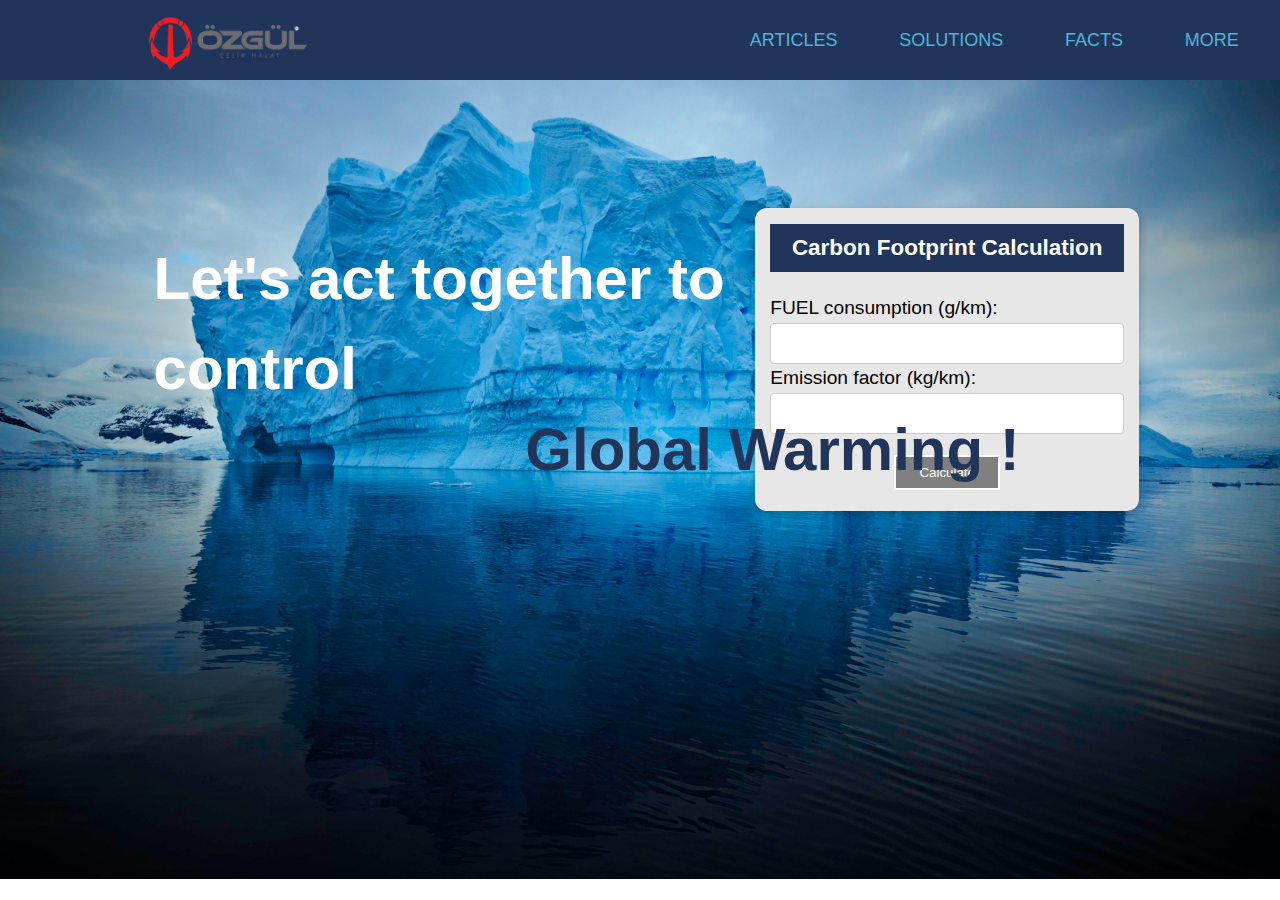
<file: index.html>
<!DOCTYPE html>
<html lang="en">
<head>
    <script src="javascript.js"></script>
    <link rel="stylesheet" href="main.css">
    <meta charset="UTF-8">
    <meta http-equiv="X-UA-Compatible" content="IE=edge">
    <meta name="viewport" content="width=device-width, initial-scale=1.0">
    <title>Global Warming</title>
    <style>
     @import url(https://fonts.googleapis.com/css?family=Anonymous+Pro);

/* Global */


.line-1{
    position: absolute;
    top: 50%;  
    width: 24em;
    margin: 0 auto;
    border-right: 2px solid rgba(255,255,255,.75);
    font-size: 60px;
    text-align: center;
    white-space: nowrap;
    overflow: hidden;
    transform: translateY(-50%);    
    color: #21355a;
}

/* Animation */
.anim-typewriter{
  animation: typewriter 4s steps(44) 1s 1 normal both,
             blinkTextCursor 500ms steps(44) infinite normal;
}
@keyframes typewriter{
  from{width: 0;}
  to{width: 24em;}
}
@keyframes blinkTextCursor{
  from{border-right-color: rgba(255,255,255,.75);}
  to{border-right-color: transparent;}
}

    </style>
</head>
<body>
  <div class="header">
    <a href="index.html"> <img style="width: 160px;height: 65px;margin-top: -20px;" class="logo" src="images/logo.png" alt="logo"></a> 
    <div class="allDropdowns">
      <div class="dropdown">
          <a href="articles.html" class="dropbtn">Articles</a>
          <div class="dropdown-content">
          <a href="all_articles.html">My Articles</a>
          <a href="write_article.html">Write Article</a>
          </div>
        </div>

        <div class="dropdown">
          <a href="solutions.html"class="dropbtn">Solutions</a>
          <div class="dropdown-content">
          <a href="write_solutions.html">Write Solutions</a>
          </div>
        </div>
        
        <div class="dropdown">
        <a href="facts.html" class="dropbtn">Facts</a>
        </div>

        <div class="dropdown">
        <a href="more.html" class="dropbtn">More</a>
    
        </div>
      </div>
    </div>

    
    <article class="card" style="width: 30%;float: right;margin-right: 11%;margin-top: 10%;">
      <header>
        <h3 class='header' style="margin-top: 1px ">
          Carbon Footprint Calculation
        </h3>
      </header>
      
      FUEL consumption (g/km): <input type="text" id="fuel"> 
      Emission factor (kg/km): <input type="text" id="emusyon">

      <div style="margin-top: 2%;" id="Sonuc"></div>



      <button onclick="hesaplama()" class="hbtn hb-fill-right" >Calculate</button>
    </article>
      <h1 class="mainTitle">Let's act together to control <br> <p class="gbTitle"> <p class="line-1 anim-typewriter" style="margin-left: -100px;">Global Warming !</p></h1>
</body>
</html>
</file>
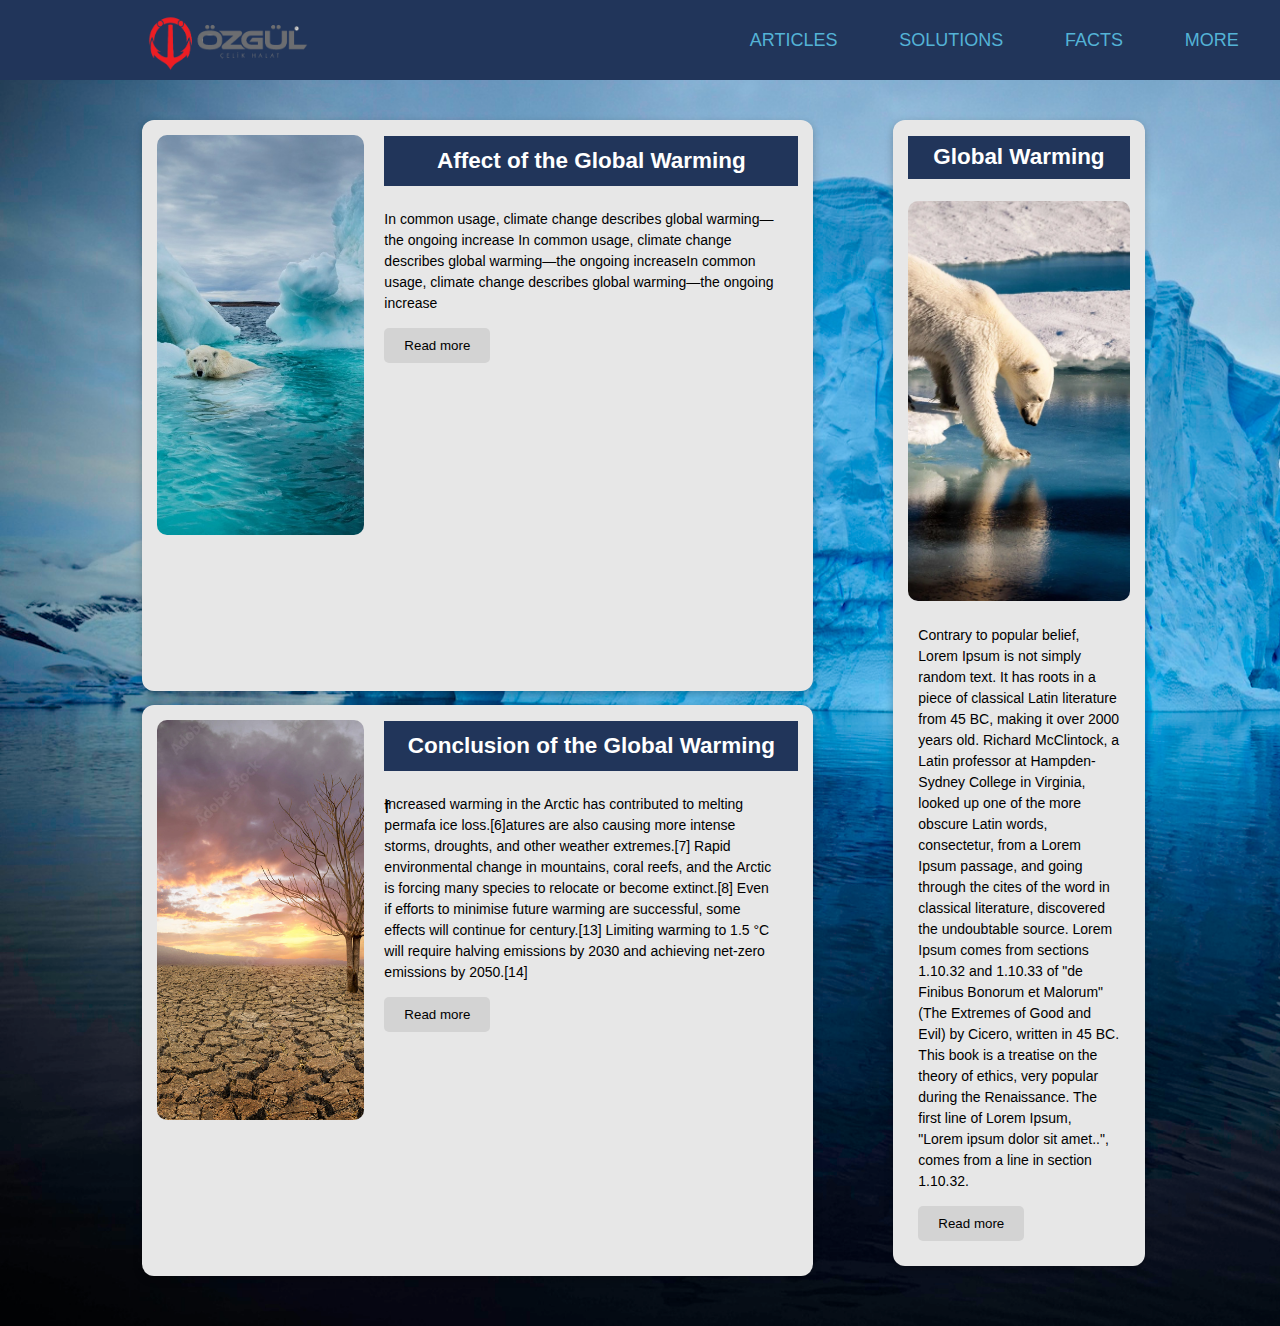
<file: all_articles.html>
<!DOCTYPE html>
<html lang="en">
<head>
    <link rel="stylesheet" href="main.css">
    <meta charset="UTF-8">
    <meta http-equiv="X-UA-Compatible" content="IE=edge">
    <meta name="viewport" content="width=device-width, initial-scale=1.0">
    <title>Document</title>
</head>
<body>
    <div class="header">
        <a href="index.html"> <img style="width: 160px;height: 65px;margin-top: -20px;" class="logo" src="images/logo.png" alt="logo"></a> 
        <div class="allDropdowns">
          <div class="dropdown">
              <a href="articles.html" class="dropbtn">Articles</a>
              <div class="dropdown-content">
              <a href="all_articles.html">My Articles</a>
              <a href="write_article.html">Write Article</a>
              </div>
            </div>
  
            <div class="dropdown">
              <a href="solutions.html"class="dropbtn">Solutions</a>
              <div class="dropdown-content">
              <a href="write_solutions.html">Write Solutions</a>
              </div>
            </div>
            
            <div class="dropdown">
            <a href="facts.html" class="dropbtn">Facts</a>
            </div>
  
            <div class="dropdown">
            <a href="more.html" class="dropbtn">More</a>
        
            </div>
          </div>
        </div>



        <div class="totalWrapper">
          <div class="wrapper">
            <div class="container">
              <article class="card" style="height: 49%;">
                <header>
                  <h3 class='header' style="margin-top: 1px ">
                    Affect of the Global Warming
                  </h3>
                </header>
          
                <div class="image"><img src="images/img3.jpg" alt="image"></div>
          
                <div class="content">
                  <p class='para'>In common usage, climate change describes global warming—the ongoing increase In common usage, climate change describes global warming—the ongoing increaseIn common usage, climate change describes global warming—the ongoing increase
       
                    
      
                    </p>
      
                  <button class='btn'>Read more</button>
                </div>
          
              </article>
      
              <article class="card" style="margin-top: 2%;height: 49%;">
                <header>
                  <h3 class='header' style="margin-top: 1px ">
                    Conclusion of the Global Warming
                  </h3>f
                </header>
          
                <div class="image"><img src="images/img4.jpg" alt="image"></div>
          
                <div class="content">
                  <p class='para'> Increased warming in the Arctic has contributed to melting permafa ice loss.[6]atures are also causing more intense storms, droughts, and other weather extremes.[7] Rapid environmental change in mountains, coral reefs, and the Arctic is forcing many species to relocate or become extinct.[8] Even if efforts to minimise future warming are successful, some effects will continue for century.[13] Limiting warming to 1.5 °C will require halving emissions by 2030 and achieving net-zero emissions by 2050.[14]
                    
      
                    </p>
      
                  <button class='btn'>Read more</button>
                </div>
          
              </article>
              
            </div>
            
      
            
      
            <div class="wrapper" style="margin-top: -20px;">
              <div class="container">
                <article class="card" style="width: 160%;">
                  <header>
                    <h3 class='header'style="margin-top: 1px ">
                      Global Warming
                    </h3>
                  </header>
            
                  <div class="image"><img src="images/img5.jpg" alt="image"></div>
            
                  <div class="content">
                    <p class='para'>Contrary to popular belief, Lorem Ipsum is not simply random text. It has roots in a piece of classical Latin literature from 45 BC, making it over 2000 years old. Richard McClintock, a Latin professor at Hampden-Sydney College in Virginia, looked up one of the more obscure Latin words, consectetur, from a Lorem Ipsum passage, and going through the cites of the word in classical literature, discovered the undoubtable source. Lorem Ipsum comes from sections 1.10.32 and 1.10.33 of "de Finibus Bonorum et Malorum" (The Extremes of Good and Evil) by Cicero, written in 45 BC. This book is a treatise on the theory of ethics, very popular during the Renaissance. The first line of Lorem Ipsum, "Lorem ipsum dolor sit amet..", comes from a line in section 1.10.32.
      
                   
                      </p>
                    <ul>
                      <li>Loaded with Cheese</li>
                      <li>Rich in taste</li>
                      <li>50% off on first order</li>
                    </ul>
                    <button class='btn'>Read more</button>
                  </div>
            
                </article>
              </div>


</body>
</html>
</file>
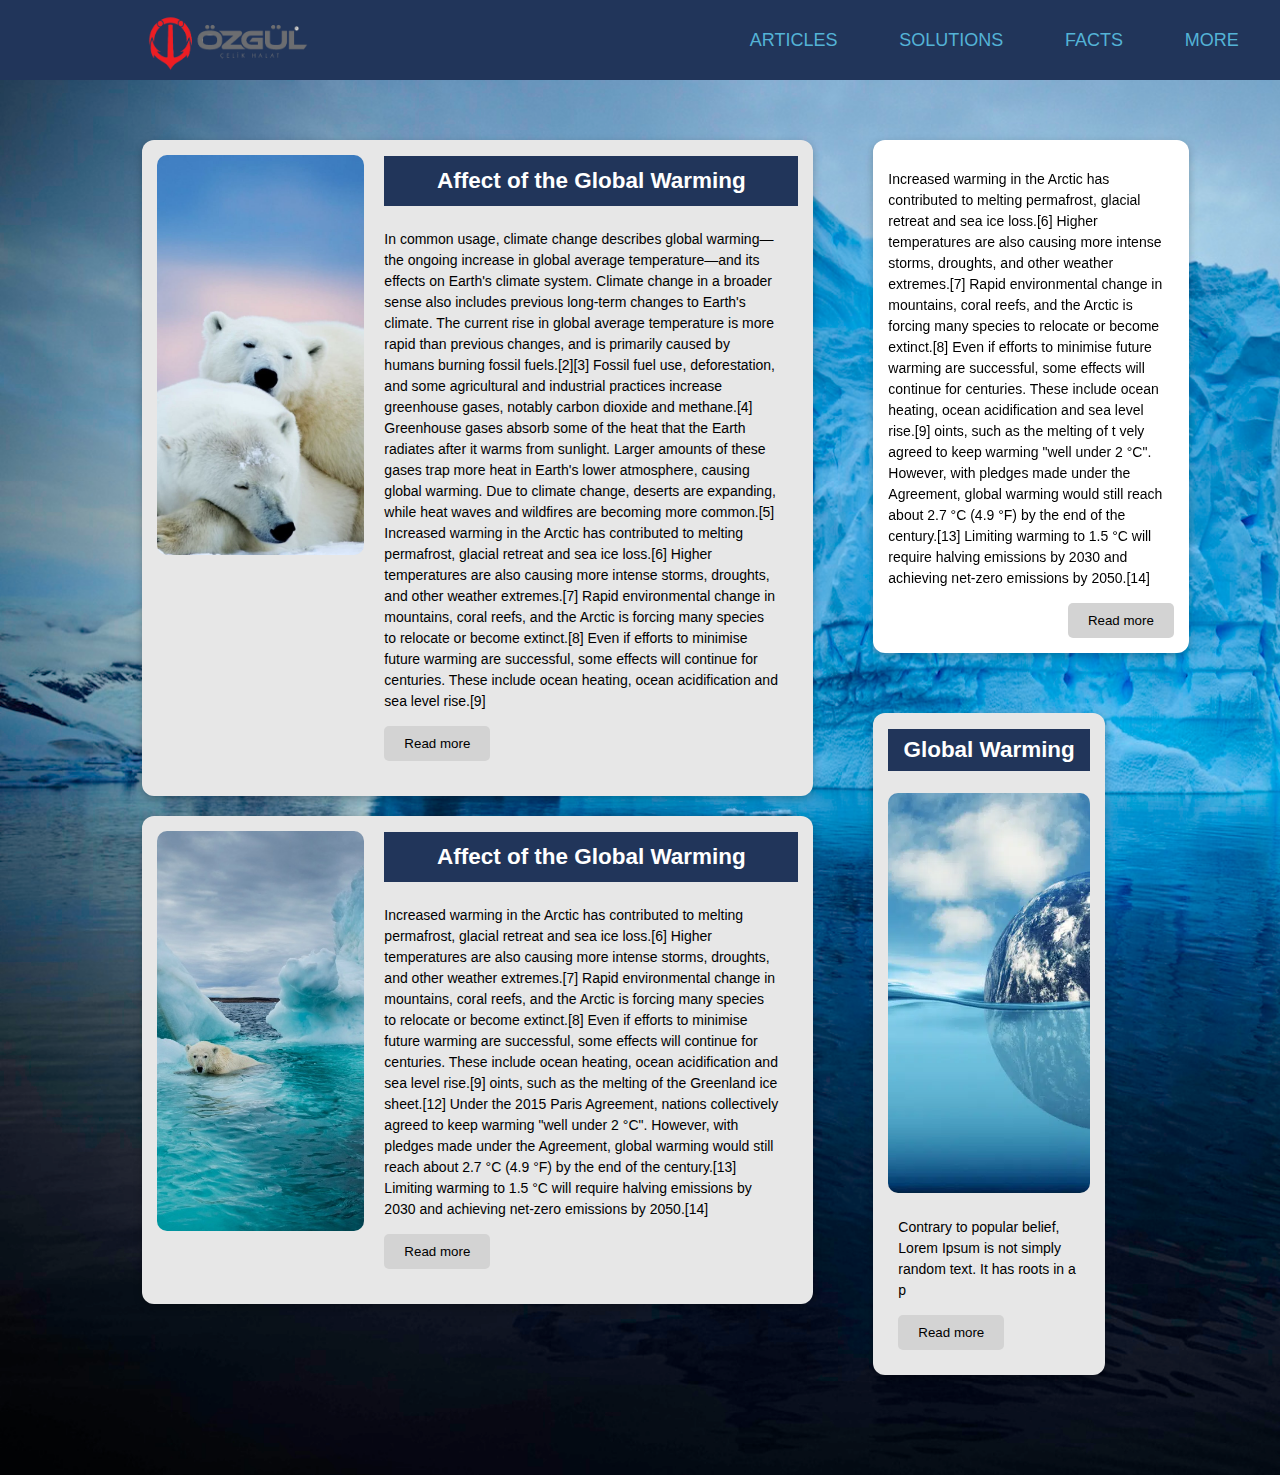
<file: articles.html>
<!DOCTYPE html>
<html lang="en">
<head>
    <script src="javascript.js"></script>
    <link rel="stylesheet" href="main.css">
    <meta charset="UTF-8">
    <meta http-equiv="X-UA-Compatible" content="IE=edge">
    <meta name="viewport" content="width=device-width, initial-scale=1.0">
    <title>Document</title>
    <style>
      
.card-block .btn-outline-primary {
  width: 100%;
  border-top-left-radius: 0;
  border-top-right-radius: 0;
  bottom: 0;
  left: 0;
  position: absolute;
}

.card {
  margin: 20px 0;
}

/* Flip Cards CSS */
.card-container {
  perspective: 700px;
}
.card-flip {
  position: relative;
  width: 100%;
  transform-style: preserve-3d;
  height: auto;
  transition: all 0.5s ease-out;
  background: white;
  border: none;
}

.card-flip div {
  backface-visibility: hidden;
  transform-style: preserve-3d;
  height: 100%;
  width: 100%;
  border: none;
}

    </style>
</head>
<body>
  <div class="header">
    <a href="index.html"> <img style="width: 160px;height: 65px;margin-top: -20px;" class="logo" src="images/logo.png" alt="logo"></a> 
    <div class="allDropdowns">
      <div class="dropdown">
          <a href="articles.html" class="dropbtn">Articles</a>
          <div class="dropdown-content">
          <a href="all_articles.html">My Articles</a>
          <a href="write_article.html">Write Article</a>
          </div>
        </div>

        <div class="dropdown">
          <a href="solutions.html"class="dropbtn">Solutions</a>
          <div class="dropdown-content">
          <a href="write_solutions.html">Write Solutions</a>
          </div>
        </div>
        
        <div class="dropdown">
        <a href="facts.html" class="dropbtn">Facts</a>
        </div>

        <div class="dropdown">
        <a href="more.html" class="dropbtn">More</a>
    
        </div>
      </div>
    </div>
    <div class="totalWrapper">
    <div class="wrapper">
      <div class="container">
        <article class="card">
          <header>
            <h3 class='header' style="margin-top: 1px ">
              Affect of the Global Warming
            </h3>
          </header>
    
          <div class="image"><img src="images/img1.jpg" alt="image"></div>
    
          <div class="content">
            <p class='para'>In common usage, climate change describes global warming—the ongoing increase in global average temperature—and its effects on Earth's climate system. Climate change in a broader sense also includes previous long-term changes to Earth's climate. The current rise in global average temperature is more rapid than previous changes, and is primarily caused by humans burning fossil fuels.[2][3] Fossil fuel use, deforestation, and some agricultural and industrial practices increase greenhouse gases, notably carbon dioxide and methane.[4] Greenhouse gases absorb some of the heat that the Earth radiates after it warms from sunlight. Larger amounts of these gases trap more heat in Earth's lower atmosphere, causing global warming.

              Due to climate change, deserts are expanding, while heat waves and wildfires are becoming more common.[5] Increased warming in the Arctic has contributed to melting permafrost, glacial retreat and sea ice loss.[6] Higher temperatures are also causing more intense storms, droughts, and other weather extremes.[7] Rapid environmental change in mountains, coral reefs, and the Arctic is forcing many species to relocate or become extinct.[8] Even if efforts to minimise future warming are successful, some effects will continue for centuries. These include ocean heating, ocean acidification and sea level rise.[9]
              
 
              

              </p>

            <button class='btn'>Read more</button>
          </div>
    
        </article>




        <article class="card" style="margin-top: 2%;">
          <header>
            <h3 class='header' style="margin-top: 1px ">
              Affect of the Global Warming
            </h3>
          </header>
    
          <div class="image"><img src="images/img3.jpg" alt="image"></div>
    
          <div class="content">
            <p class='para'> Increased warming in the Arctic has contributed to melting permafrost, glacial retreat and sea ice loss.[6] Higher temperatures are also causing more intense storms, droughts, and other weather extremes.[7] Rapid environmental change in mountains, coral reefs, and the Arctic is forcing many species to relocate or become extinct.[8] Even if efforts to minimise future warming are successful, some effects will continue for centuries. These include ocean heating, ocean acidification and sea level rise.[9]
              
             oints, such as the melting of the Greenland ice sheet.[12] Under the 2015 Paris Agreement, nations collectively agreed to keep warming "well under 2 °C". However, with pledges made under the Agreement, global warming would still reach about 2.7 °C (4.9 °F) by the end of the century.[13] Limiting warming to 1.5 °C will require halving emissions by 2030 and achieving net-zero emissions by 2050.[14]
              

              </p>

            <button class='btn'>Read more</button>
          </div>
    
        </article>
        
      </div>
      

      <div class="container">
        <div class="row text-center">
          <div class="col-md-4 card-container">
            <div class="card card-flip">
              <div class="front card-block">
    
          
                  <p class='para'> Increased warming in the Arctic has contributed to melting permafrost, glacial retreat and sea ice loss.[6] Higher temperatures are also causing more intense storms, droughts, and other weather extremes.[7] Rapid environmental change in mountains, coral reefs, and the Arctic is forcing many species to relocate or become extinct.[8] Even if efforts to minimise future warming are successful, some effects will continue for centuries. These include ocean heating, ocean acidification and sea level rise.[9]
                    
                   oints, such as the melting of t vely agreed to keep warming "well under 2 °C". However, with pledges made under the Agreement, global warming would still reach about 2.7 °C (4.9 °F) by the end of the century.[13] Limiting warming to 1.5 °C will require halving emissions by 2030 and achieving net-zero emissions by 2050.[14]
                    </p>
      
                  <button style="float: right;" class='btn'>Read more</button>
                </div>  
            </div>
          </div>

       
          

      <div class="wrapper" style="margin-top: -20px;margin-right: 30px;">
        <div class="container">
          <article class="card" style="width: 210%;margin-left: -40px;">
            <header>
              <h3 class='header'style="margin-top: 1px ">
                Global Warming
              </h3>
            </header>
      
            <div class="image"><img src="images/img2.jpeg" alt="image"></div>
      
            <div class="content">
              <p class='para'>Contrary to popular belief, Lorem Ipsum is not simply random text. It has roots in a p</p>
              
              <button class='btn'>Read more</button>
            </div>
      
          </article>
        </div>
      </div>
      
      
</body>
</html>
</file>
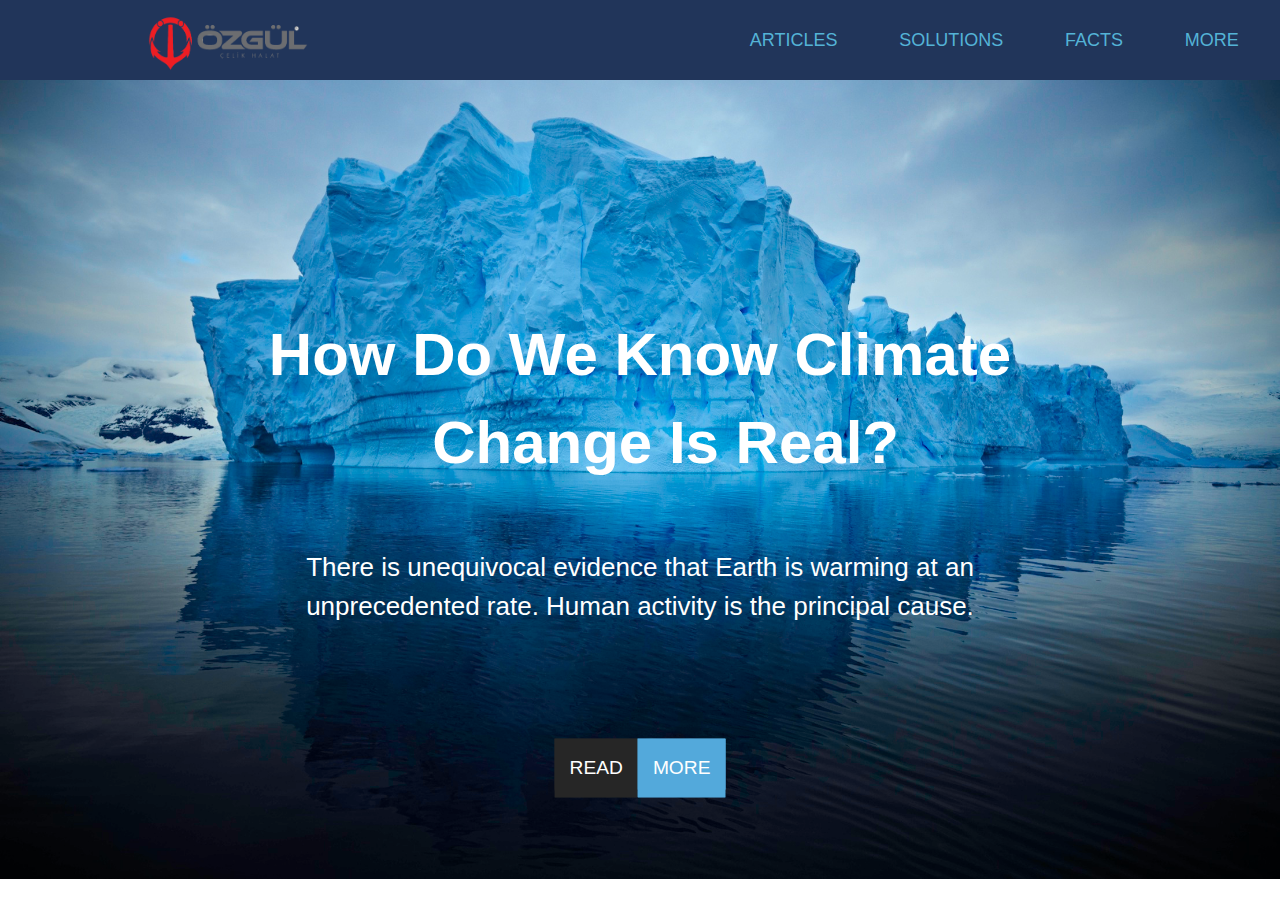
<file: facts.html>
<!DOCTYPE html>
<html lang="en">
<head>
    <script src="javascript.js"></script> 
    <link rel="stylesheet" href="main.css">
    <meta charset="UTF-8">
    <meta http-equiv="X-UA-Compatible" content="IE=edge">
    <meta name="viewport" content="width=device-width, initial-scale=1.0">
    <title>Document</title>
</head>
<body>
  <div class="header">
    <a href="index.html"> <img style="width: 160px;height: 65px;margin-top: -20px;" class="logo" src="images/logo.png" alt="logo"></a> 
    <div class="allDropdowns">
      <div class="dropdown">
          <a href="articles.html" class="dropbtn">Articles</a>
          <div class="dropdown-content">
          <a href="all_articles.html">My Articles</a>
          <a href="write_article.html">Write Article</a>
          </div>
        </div>

        <div class="dropdown">
          <a href="solutions.html"class="dropbtn">Solutions</a>
          <div class="dropdown-content">
          <a href="write_solutions.html">Write Solutions</a>
          </div>
        </div>
        
        <div class="dropdown">
        <a href="facts.html" class="dropbtn">Facts</a>
        </div>

        <div class="dropdown">
        <a href="more.html" class="dropbtn">More</a>
    
        </div>
      </div>
    </div>
    <h1 style="color: white;font-size: 60px;text-align: center;margin-top: 18%;">How Do We Know Climate <p style="margin-left: 4%;margin-top: -2px;">Change Is Real?</p> </h1>
    <p style="color: white;text-align: center;font-weight: 400;font-size: 26px;">There is unequivocal evidence that Earth is warming at an <br> unprecedented rate. Human activity is the principal cause.</p>
    <div class="center" >
      <a onclick="myFunction()" href="#"><span data-attr="Read">Read</span><span data-attr="More">More</span></a>
  </div>
</body>
</html>
</file>
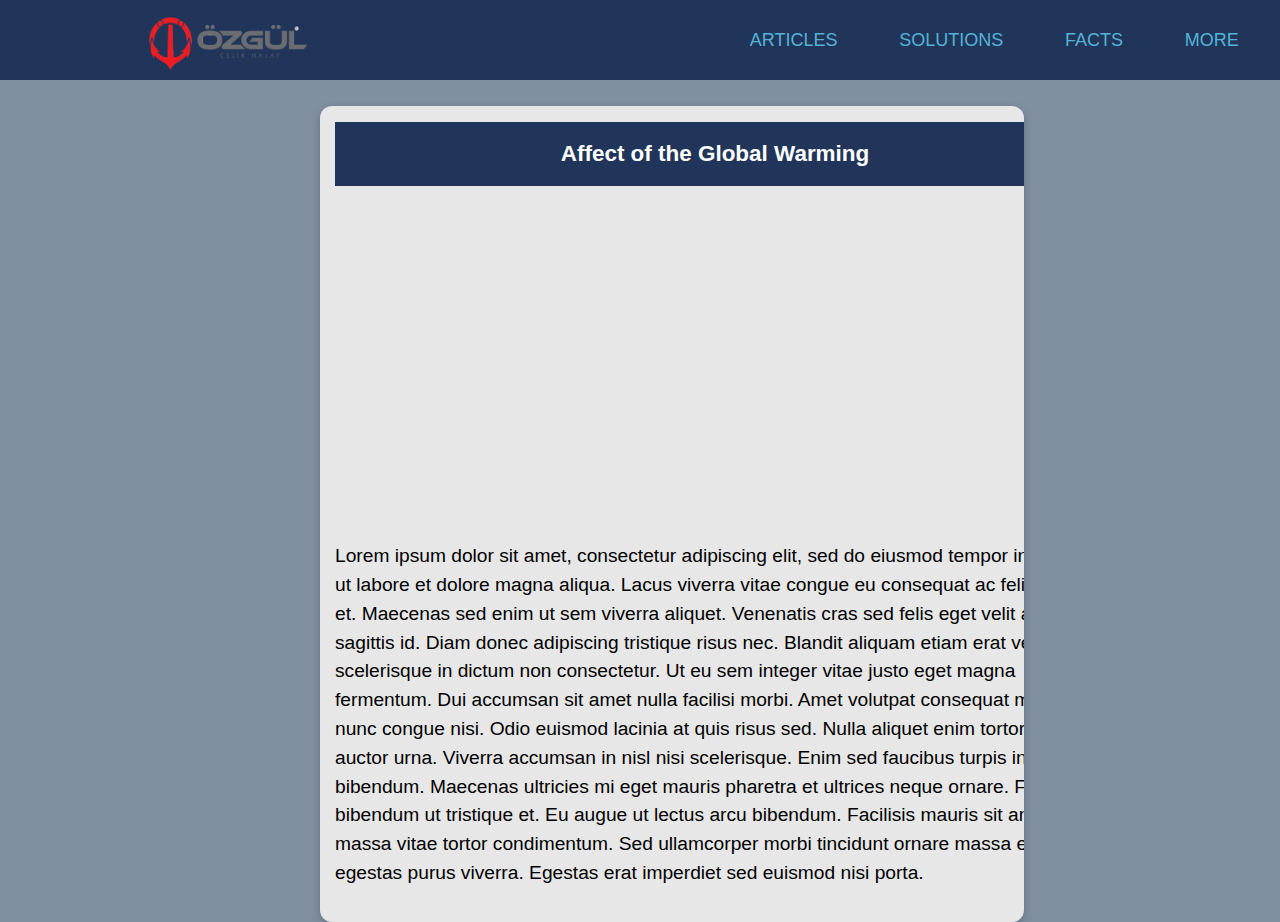
<file: more.html>
<!DOCTYPE html>
<html lang="en">
<head>
    <link rel="stylesheet" href="main.css">
    <meta charset="UTF-8">
    <meta http-equiv="X-UA-Compatible" content="IE=edge">
    <meta name="viewport" content="width=device-width, initial-scale=1.0">
    <title>Document</title>
    <style>   
      body{
        background-color: #8190a1  !important;
        background-image: none !important;
      }
    </style>
  </head>
<body>
  <div class="header">
    <a href="index.html"> <img style="width: 160px;height: 65px;margin-top: -20px;" class="logo" src="images/logo.png" alt="logo"></a> 
    <div class="allDropdowns">
      <div class="dropdown">
          <a href="articles.html" class="dropbtn">Articles</a>
          <div class="dropdown-content">
          <a href="all_articles.html">My Articles</a>
          <a href="write_article.html">Write Article</a>
          </div>
        </div>

        <div class="dropdown">
          <a href="solutions.html"class="dropbtn">Solutions</a>
          <div class="dropdown-content">
          <a href="write_solutions.html">Write Solutions</a>
          </div>
        </div>
        
        <div class="dropdown">
        <a href="facts.html" class="dropbtn">Facts</a>
        </div>

        <div class="dropdown">
        <a href="more.html" class="dropbtn">More</a>
    
        </div>
      </div>
    </div>
    <article class="card" style="width: 55%;margin-left: 25%;margin-top: 2%;align-items: center;">
      <header>
        <h3 class='header' style="margin-top: 1px ">
          Affect of the Global Warming
        </h3>
      </header>
    <iframe style="margin-left: 13%;border-radius: 5px;" width="760" height="315" src="https://www.youtube.com/embed/G4H1N_yXBiA" title="YouTube video player" frameborder="0" allow="accelerometer; autoplay; clipboard-write; encrypted-media; gyroscope; picture-in-picture" allowfullscreen></iframe>
    <p>Lorem ipsum dolor sit amet, consectetur adipiscing elit, sed do eiusmod tempor incididunt ut labore et dolore magna aliqua. Lacus viverra vitae congue eu consequat ac felis donec et. Maecenas sed enim ut sem viverra aliquet. Venenatis cras sed felis eget velit aliquet sagittis id. Diam donec adipiscing tristique risus nec. Blandit aliquam etiam erat velit scelerisque in dictum non consectetur. Ut eu sem integer vitae justo eget magna fermentum. Dui accumsan sit amet nulla facilisi morbi. Amet volutpat consequat mauris nunc congue nisi. Odio euismod lacinia at quis risus sed. Nulla aliquet enim tortor at auctor urna. Viverra accumsan in nisl nisi scelerisque. Enim sed faucibus turpis in eu mi bibendum. Maecenas ultricies mi eget mauris pharetra et ultrices neque ornare. Felis bibendum ut tristique et. Eu augue ut lectus arcu bibendum. Facilisis mauris sit amet massa vitae tortor condimentum. Sed ullamcorper morbi tincidunt ornare massa eget egestas purus viverra. Egestas erat imperdiet sed euismod nisi porta.</p>
    </article>
</body>
</html>
</file>
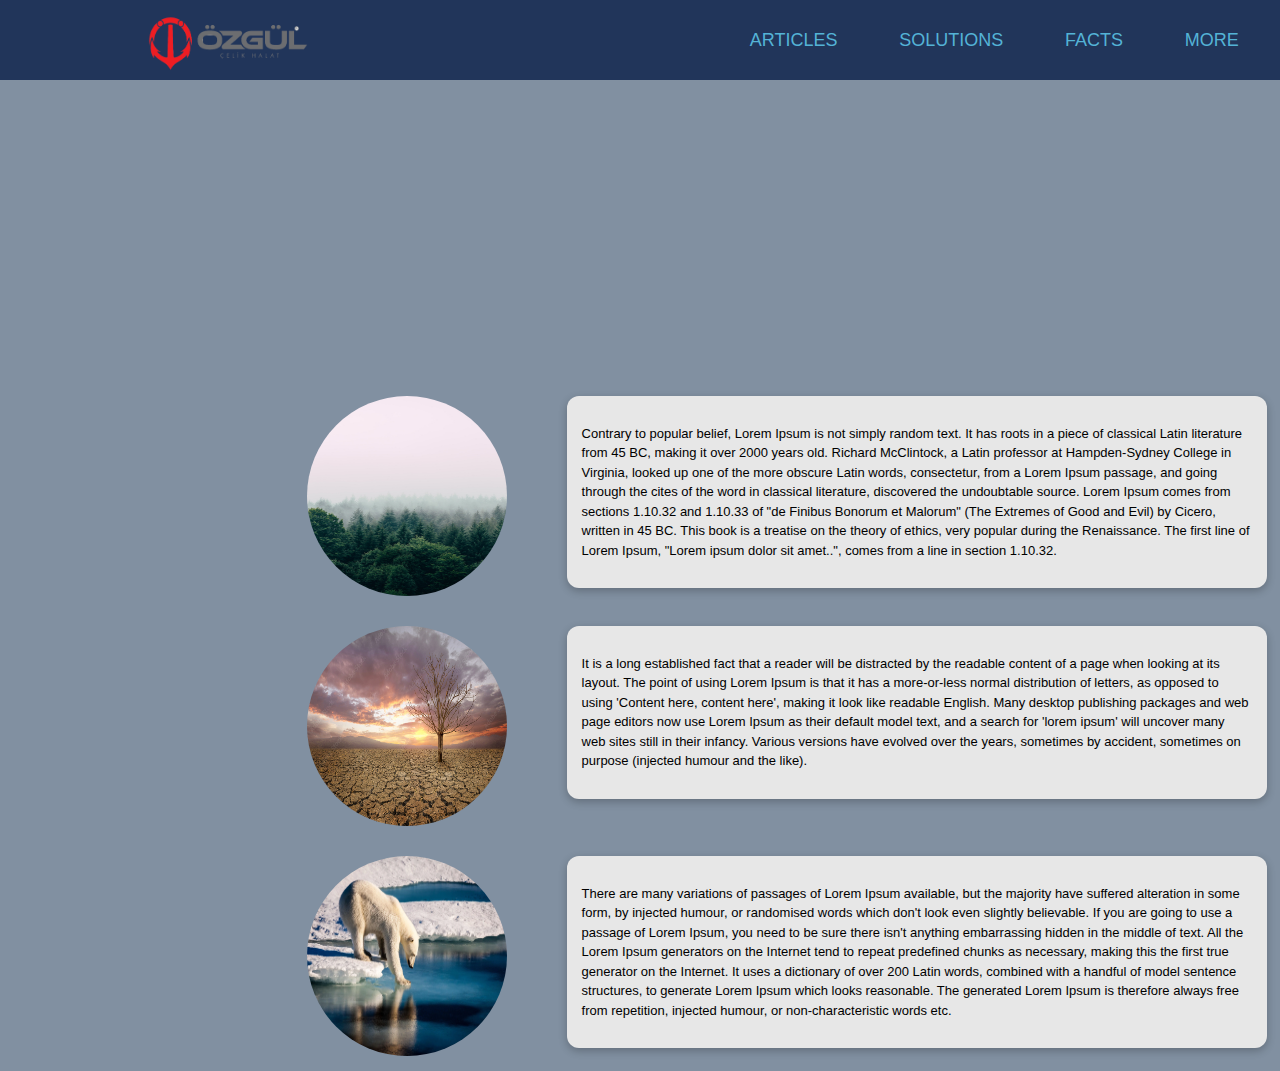
<file: solutions.html>
<!DOCTYPE html>
<html lang="en">
<head>
    <link rel="stylesheet" href="main.css">
    <meta charset="UTF-8">
    <meta http-equiv="X-UA-Compatible" content="IE=edge">
    <meta name="viewport" content="width=device-width, initial-scale=1.0">
    <title>Document</title>
    <style>
      body{
        background-image: none;
        background-color: #8190a1  !important;
      }

      .main {
              display: flex;
            flex-direction: row;
            font-size: 30px;
            padding: 5px;
            width: 400px;
        }
  
        .main div {
            margin: 10px 20px;
            width: 100px;
        }

        @keyframes filling {
  from{
    background-position: center 25%;
  }
  to {
    background-position: center 50%;
  }
}

.container-text {
  text-align: center;
  background-image:  url(https://static.pexels.com/photos/4827/nature-forest-trees-fog.jpeg);
  -webkit-text-fill-color: transparent;
  -webkit-background-clip: text;
  color:  #FFFFFF;
  padding-top: 20px;
  font-size: 170px;
  font-family: 'Bungee', cursive;
  animation: filling 3s ease forwards;
}
    </style>
</head>
<body>
  <div class="header">
    <a href="index.html"> <img style="width: 160px;height: 65px;margin-top: -20px;" class="logo" src="images/logo.png" alt="logo"></a> 
    <div class="allDropdowns">
      <div class="dropdown">
          <a href="articles.html" class="dropbtn">Articles</a>
          <div class="dropdown-content">
          <a href="all_articles.html">My Articles</a>
          <a href="write_article.html">Write Article</a>
          </div>
        </div>

        <div class="dropdown">
          <a href="solutions.html"class="dropbtn">Solutions</a>
          <div class="dropdown-content">
          <a href="write_solutions.html">Write Solutions</a>
          </div>
        </div>
        
        <div class="dropdown">
        <a href="facts.html" class="dropbtn">Facts</a>
        </div>

        <div class="dropdown">
        <a href="more.html" class="dropbtn">More</a>
    
        </div>
      </div>
    </div>
    
    <div class="container-text">
      Nature
  </div>

    <div class="totalCards">
    
    <div class="main">
      <div><img class="yuvarlakResim" src="images/image1.jpg" alt="" style="border-radius: 50%;width: 200px;height: 200px !important;max-width: 200%;"></div>
      <div><article class="card" style="width: 700%;margin-left: 120%;">
        <p style="font-size: 13px;">Contrary to popular belief, Lorem Ipsum is not simply random text. It has roots in a piece of classical Latin literature from 45 BC, making it over 2000 years old. Richard McClintock, a Latin professor at Hampden-Sydney College in Virginia, looked up one of the more obscure Latin words, consectetur, from a Lorem Ipsum passage, and going through the cites of the word in classical literature, discovered the undoubtable source. Lorem Ipsum comes from sections 1.10.32 and 1.10.33 of "de Finibus Bonorum et Malorum" (The Extremes of Good and Evil) by Cicero, written in 45 BC. This book is a treatise on the theory of ethics, very popular during the Renaissance. The first line of Lorem Ipsum, "Lorem ipsum dolor sit amet..", comes from a line in section 1.10.32.</p>
      </article></div>
  </div>

  <div class="main">
    <div><img class="yuvarlakResim" src="images/img4.jpg" alt="" style="border-radius: 50%;width: 200px;height: 200px !important;max-width: 200%;"></div>
    <div><article class="card" style="width: 700%;margin-left: 120%;">
      <p style="font-size: 13px;">It is a long established fact that a reader will be distracted by the readable content of a page when looking at its layout. The point of using Lorem Ipsum is that it has a more-or-less normal distribution of letters, as opposed to using 'Content here, content here', making it look like readable English. Many desktop publishing packages and web page editors now use Lorem Ipsum as their default model text, and a search for 'lorem ipsum' will uncover many web sites still in their infancy. Various versions have evolved over the years, sometimes by accident, sometimes on purpose (injected humour and the like).</p>

    </article></div>
</div>

<div class="main">
  <div><img class="yuvarlakResim" src="images/img5.jpg" alt="" style="border-radius: 50%;width: 200px;height: 200px !important;max-width: 200%;"></div>
  <div><article class="card" style="width: 700%;margin-left: 120%;">
    <p style="font-size: 13px;">There are many variations of passages of Lorem Ipsum available, but the majority have suffered alteration in some form, by injected humour, or randomised words which don't look even slightly believable. If you are going to use a passage of Lorem Ipsum, you need to be sure there isn't anything embarrassing hidden in the middle of text. All the Lorem Ipsum generators on the Internet tend to repeat predefined chunks as necessary, making this the first true generator on the Internet. It uses a dictionary of over 200 Latin words, combined with a handful of model sentence structures, to generate Lorem Ipsum which looks reasonable. The generated Lorem Ipsum is therefore always free from repetition, injected humour, or non-characteristic words etc.</p>

  </article></div>
</div>
        
  </div>
       
</body>
</html>
</file>
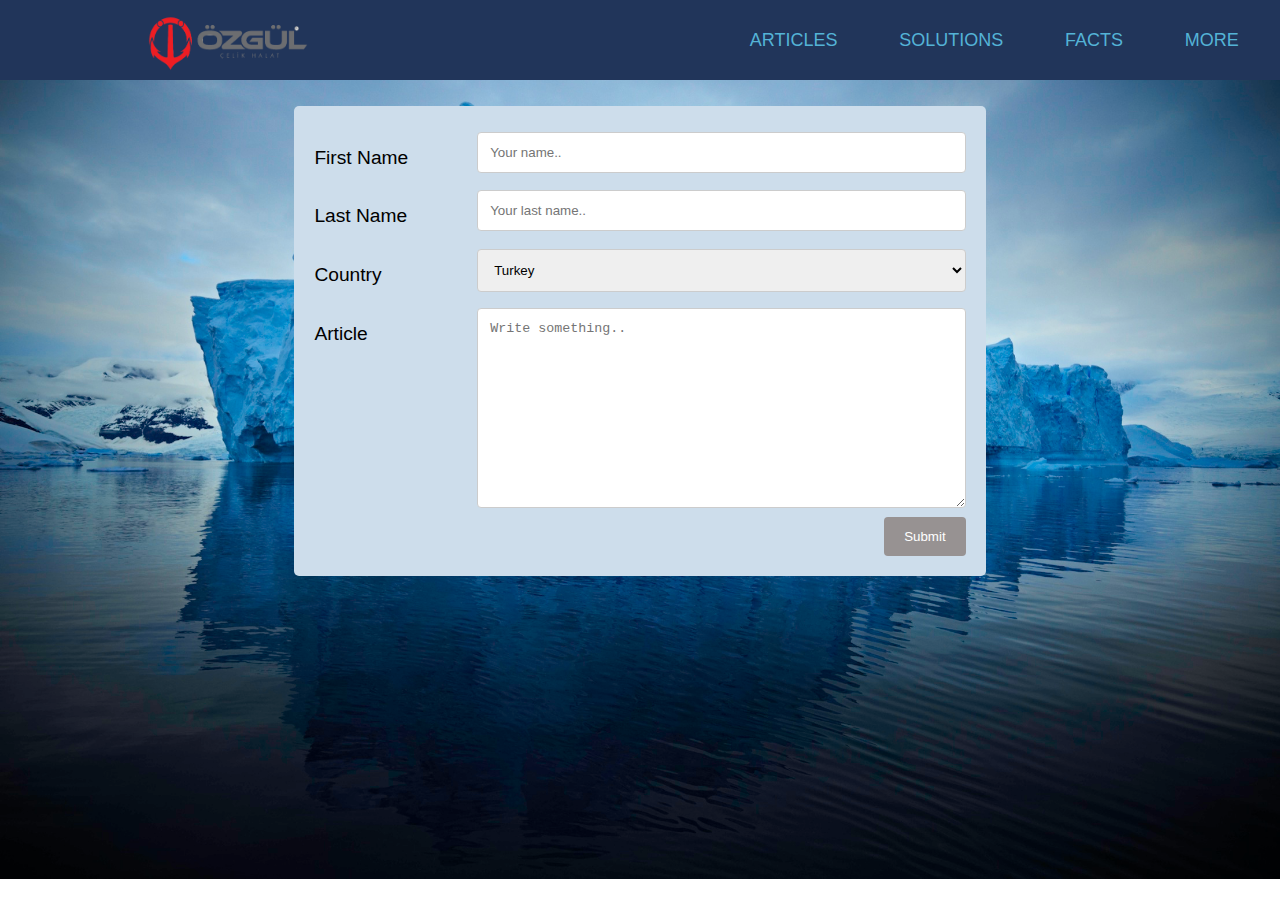
<file: write_article.html>
<!DOCTYPE html>
<html lang="en">
<head>
    <link rel="stylesheet" href="main.css">
    <meta charset="UTF-8">
    <meta http-equiv="X-UA-Compatible" content="IE=edge">
    <meta name="viewport" content="width=device-width, initial-scale=1.0">
    <title>Document</title>
</head>
<body>
  <div class="header">
    <a href="index.html"> <img style="width: 160px;height: 65px;margin-top: -20px;" class="logo" src="images/logo.png" alt="logo"></a> 
    <div class="allDropdowns">
      <div class="dropdown">
          <a href="articles.html" class="dropbtn">Articles</a>
          <div class="dropdown-content">
          <a href="all_articles.html">My Articles</a>
          <a href="write_article.html">Write Article</a>
          </div>
        </div>

        <div class="dropdown">
          <a href="solutions.html"class="dropbtn">Solutions</a>
          <div class="dropdown-content">
          <a href="write_solutions.html">Write Solutions</a>
          </div>
        </div>
        
        <div class="dropdown">
        <a href="facts.html" class="dropbtn">Facts</a>
        </div>

        <div class="dropdown">
        <a href="more.html" class="dropbtn">More</a>
    
        </div>
      </div>
    </div>

        <div class="container" style="margin-top: 2%;margin-left: 23%;background-color: #cdddeb;margin-right: 23%">
          <form action="/action_page.php">
            <div class="row">
              <div class="col-25">
                <label for="fname">First Name</label>
              </div>
              <div class="col-75">
                <input type="text" id="fname" name="firstname" placeholder="Your name..">
              </div>
            </div>
            <div class="row">
              <div class="col-25">
                <label for="lname">Last Name</label>
              </div>
              <div class="col-75">
                <input type="text" id="lname" name="lastname" placeholder="Your last name..">
              </div>
            </div>
            <div class="row">
              <div class="col-25">
                <label for="country">Country</label>
              </div>
              <div class="col-75">
                <select id="country" name="country">
                  <option value="australia">Turkey</option>
                  <option value="canada">Azerbaijan</option>
                  <option value="usa">USA</option>
                </select>
              </div>
            </div>
            <div class="row">
              <div class="col-25">
                <label for="subject">Article</label>
              </div>
              <div class="col-75">
                <textarea id="subject" name="subject" placeholder="Write something.." style="height:200px"></textarea>
              </div>
            </div>
            <div class="row">
              <input type="submit" value="Submit">
            </div>
          </form>
        </div>
            
</body>
</html>
</file>
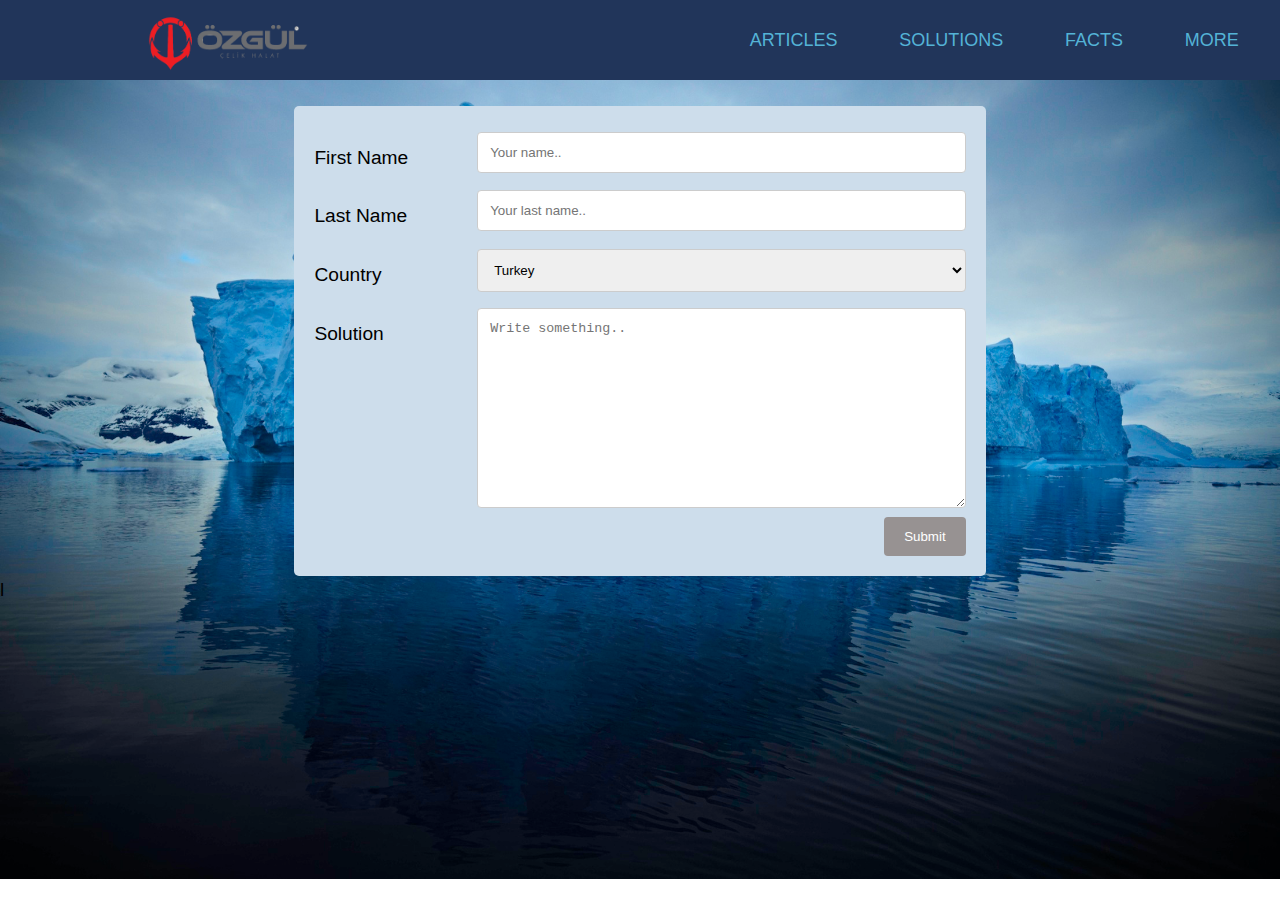
<file: write_solutions.html>
<!DOCTYPE html>
<html lang="en">
<head>
    <link rel="stylesheet" href="main.css">
    <meta charset="UTF-8">
    <meta http-equiv="X-UA-Compatible" content="IE=edge">
    <meta name="viewport" content="width=device-width, initial-scale=1.0">
    <title>Document</title>
</head>
<body>
  <div class="header">
    <a href="index.html"> <img style="width: 160px;height: 65px;margin-top: -20px;" class="logo" src="images/logo.png" alt="logo"></a> 
    <div class="allDropdowns">
      <div class="dropdown">
          <a href="articles.html" class="dropbtn">Articles</a>
          <div class="dropdown-content">
          <a href="all_articles.html">My Articles</a>
          <a href="write_article.html">Write Article</a>
          </div>
        </div>

        <div class="dropdown">
          <a href="solutions.html"class="dropbtn">Solutions</a>
          <div class="dropdown-content">
          <a href="write_solutions.html">Write Solutions</a>
          </div>
        </div>
        
        <div class="dropdown">
        <a href="facts.html" class="dropbtn">Facts</a>
        </div>

        <div class="dropdown">
        <a href="more.html" class="dropbtn">More</a>
    
        </div>
      </div>
    </div>
        <div class="container" style="margin-top: 2%;margin-left: 23%;background-color: #cdddeb;margin-right: 23%">
          <form action="/action_page.php">
            <div class="row">
              <div class="col-25">
                <label for="fname">First Name</label>
              </div>
              <div class="col-75">
                <input type="text" id="fname" name="firstname" placeholder="Your name..">
              </div>
            </div>
            <div class="row">
              <div class="col-25">
                <label for="lname">Last Name</label>
              </div>
              <div class="col-75">
                <input type="text" id="lname" name="lastname" placeholder="Your last name..">
              </div>
            </div>
            <div class="row">
              <div class="col-25">
                <label for="country">Country</label>
              </div>
              <div class="col-75">
                <select id="country" name="country">
                  <option value="australia">Turkey</option>
                  <option value="canada">Azerbaijan</option>
                  <option value="usa">USA</option>
                </select>
              </div>
            </div>
            <div class="row">
              <div class="col-25">
                <label for="subject">Solution</label>
              </div>
              <div class="col-75">
                <textarea id="subject" name="subject" placeholder="Write something.." style="height:200px"></textarea>
              </div>
            </div>
            <div class="row">
              <input type="submit" value="Submit">
            </div>
          </form>
        </div>
    
</body>
</html>l
</file>
<file: main.css>
body {
  margin: 0;
  padding: 0;
  font-family: verdana;
}
.center {
  position: absolute;
  top: 85%;
  left: 50%;
  transform: translate(-50%, -50%);
}
a {
  text-decoration: none;
  text-transform: uppercase;
}
a span {
  padding: 15px;
  transition: .5s;
  position: relative;
}
a span:nth-child(1) {
  color: #fff;
  background: #262626;
}
a span:nth-child(2) {
  color: #fff;
  background: #53a9db;
}
a span:nth-child(1):before {
  content: attr(data-attr);
  position: absolute;
  top: 0;
  left: 0;
  background: #53a9db;
  padding: 15px;
  transition: 0.5S;
  transform-origin: top;
  transform: rotateX(90deg) translateY(-50%);
}
a:hover span:nth-child(1):before {
  transform: rotateX(0deg) translateY(0%);
} 
a span:nth-child(2):before {
  content: attr(data-attr);
  position: absolute;
  top: 0;
  left: 0;
  background: #262626;
  padding: 15px;
  transition: 0.5S;
  transform-origin: bottom;
  transform: rotateX(90deg) translateY(50%);
}
a:hover span:nth-child(2):before {
  transform: rotateX(0deg) translateY(0%);
} 
a  span:nth-child(1):after {
content: attr(data-attr);
padding: 15px;
position: absolute;
top: 0;
left: 0;
background: #262626;
transform-origin: bottom;
transform: rotateX(0deg) translateY(0%);
transition: 0.5s;
}
a:hover span:nth-child(1):after {
transform: rotateX(90deg) translateY(50%);
}
a span:nth-child(2):after {
  content: attr(data-attr);
  position: absolute;
  top: 0;
  left: 0;
  background: #53a9db;
  padding: 15px;
  transition: 0.5S;
  transform-origin: top;
  transform: rotateX(0deg) translateY(0%);
}
a:hover span:nth-child(2):after {
  transform: rotateX(90deg) translateY(-50%);
} 


* {
  box-sizing: border-box;
}

input[type=text], select, textarea {
  width: 100%;
  padding: 12px;
  border: 1px solid #ccc;
  border-radius: 4px;
  resize: vertical;
}

label {
  padding: 12px 12px 12px 0;
  display: inline-block;
}

input[type=submit] {
  background-color: #979292;
  color: white;
  padding: 12px 20px;
  border: none;
  border-radius: 4px;
  cursor: pointer;
  float: right;
}


input[type=submit]:hover {
  background-color: #388fd6;
}

.container {
  border-radius: 5px;
  padding: 20px;
}

.col-25 {
  float: left;
  width: 25%;
  margin-top: 6px;
}

.col-75 {
  float: left;
  width: 75%;
  margin-top: 6px;
}

/* Clear floats after the columns */
.row:after {
  content: "";
  display: table;
  clear: both;
}

/* Responsive layout - when the screen is less than 600px wide, make the two columns stack on top of each other instead of next to each other */
@media screen and (max-width: 600px) {
  .col-25, .col-75, input[type=submit] {
    width: 100%;
    margin-top: 0;
  }
}
img {
  max-width: 100%;
  height: 40px;
  display: block;
}

body {
  font: 1.2rem Roboto, sans-serif;
  line-height: 1.5;
}


.wrapper {
  padding: 20px;
  display: grid;
  grid-template-columns: 2fr 1fr;
  gap:20px;
}

.card {
  background: white;
  box-shadow: rgba(0, 0, 0, 0.24) 0px 3px 8px;
  border-radius: 12px;
  display: grid;
  overflow: hidden;
  padding: 15px;
  background-color: #e7e7e7;
}

.card .image {
/*   border: 10px solid #000; */
  border-radius: 10px;
}

.totalWrapper{
  margin-left: 8%;
  margin-right: 4%;
}

.image > img{
  border-radius: 10px;
  height: 400px;
  object-fit:cover;
}

.card .content {
  padding: 10px;
}

.content > ul{
    display:none;
  }

.para{
  font-size: 14px;
}

.btn{
  cursor: pointer;
  color: black;
  background: lightgray;
  padding : 10px 20px;
  border-radius: 5px;
  border: none;   
}

.btn:hover{
  background: #388fd6;
  color: white;
}

.card h2 {
  margin: 0;
  padding: 10px;
}

.container{
  container-type: inline-size;
}

.totalCards{
  margin-left: 22%;
  margin-top: 2%;
}


@container (min-width: 500px) {
  .card {
    grid-template-columns: 1fr 2fr;
    grid-template-rows: auto 1fr;
    align-items: start;
    column-gap: 20px;
  }
  
  .card h2 {
    padding: 0;
    margin: .5em 0 0 0;
  }

  .card header {
    grid-row: 1;
    grid-column: 2;
  }

  .card .image {
    grid-row: 1 / 2;
    grid-column: 1;
  }

  .card .content {
    grid-column: 2;
    grid-row: 1/2;
    padding: 60px 20px 20px 0;
  }
  
  .totalCard{
    display:inline;

  }
  
  .content > ul{
    display:flex;
    flex-direction:column;
    list-style:none;
    padding-left:0;
    font-size:14px;
    color: green;
    line-height:30px;
  }
}

body {
    font-family: Arial;
    margin: 0;
    background-image: url('images/bg.jpg');
    background-repeat: no-repeat;
    background-size: cover;
  }


  .mainTitle{
    color: white;
    font-size: 60px;
    margin-top: 12%;
    margin-left: 12%;
  }

  .logo{
    width: 8%;
    float: left;
    margin-left: 10%;
  }
  
  /* Header/Logo Title */
  .header {
    padding: 2%;
    text-align: center;
    background: #21355a;
    color: white;
  }
  
  .gbTitle{
    margin-left: 20%;
    color: #0a2c48;
  }

  /* Page Content */
  .content {padding:20px;}

  .allDropdowns{
    margin-right: -32%;
  }

  .dropbtn {
    color: #388fd6;
    padding: 16px;
    font-size: 18px;
    border: none;
    cursor: pointer;
    text-decoration: none;
  }
  
  .dropdown {
    position: relative;
    display: inline-block;
    margin-left: 2%;
  }
  
  .dropdown-content {
    display: none;
    position: absolute;
    background-color: #f9f9f9;
    min-width: 160px;
    box-shadow: 0px 8px 16px 0px rgba(0,0,0,0.2);
    z-index: 1;
    margin-top: 16%;
    font-size: 13px;
  }
  
  .dropdown-content a {
    color: black;
    padding: 12px 16px;
    text-decoration: none;
    display: block;
  }
  
  .dropdown-content a:hover {background-color: #f1f1f1}
  
  .dropdown:hover .dropdown-content {
    display: block;
  }
  
  .dropdown:hover .dropbtn {
    background-color: #388fd6;
    color: white;
  }

  .dropbtn {
    box-shadow: inset 0 0 0 0 #54b3d6;
    color: #54b3d6;
    margin: 0 -.25rem;
    padding: 10 2.25rem;
    transition: color .3s ease-in-out, box-shadow .3s ease-in-out;
  }
  .dropbtn:hover {
    box-shadow: inset 100px 0 0 0 #54b3d6;
    color: white;
  }


  .hbtn {
    position: relative;
    box-sizing: border-box;
    display: inline-block;
    overflow: hidden;
    padding: 8px 20px;
    margin: 0px 3px 6px;
    text-align: center;
    border: 2px solid rgb(255, 255, 255);
    text-decoration: none;
    color: rgb(255, 255, 255);
    white-space: nowrap;
    z-index: 0;
    background-color: gray;
    width: 30%;
    margin-left: 35%;
    margin-top: 4%;
}   


.hbtn i {
    padding-right: 8px;
} 


.hb-fill-right::before {
    position: absolute;
    content: "";
    background: #4c76c5;
    transition-duration: 0.3s;
    z-index: -1;
    inset: 0px auto auto 0px;
    width: 0px;
    height: 100%;
    opacity: 1;
} 


.hb-fill-right:hover::before {
    width: 100%;
    height: 100%;
    opacity: 1;
} 


.hb-fill-right:hover {
    color: white;
    background: rgb(255, 255, 255);
    transition: color 0.3s ease 0s, background 0s ease 0.3s;
}
</file>
